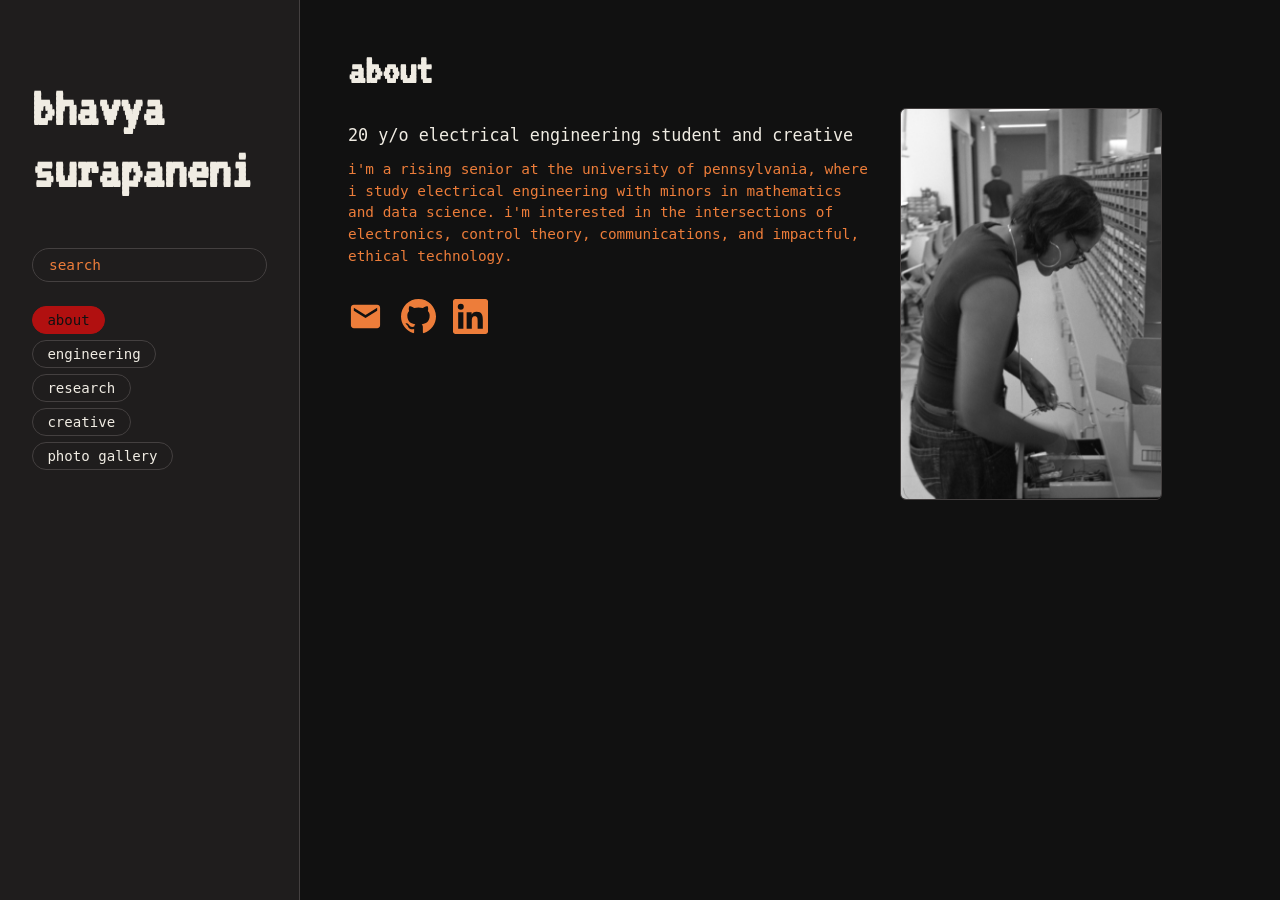
<file: index.html>
<!DOCTYPE html>
<html lang="en">
<head>
  <meta charset="UTF-8">
  <meta name="viewport" content="width=device-width, initial-scale=1.0">
  <title>bhavya surapaneni</title>
  <link rel="stylesheet" href="styles.css">
  <style>
    .about-layout {
      display: flex;
      gap: 2rem;
      align-items: flex-start;
      margin-top: 1rem;
      max-width: 700px;
    }

    .about-text {
      flex: 0 0 auto;
    }

    .about-layout .photo {
      width: 260;
      min-width: 260px;
      border-radius: 6px;
      border: 1.5px solid var(--border);
    }
  </style>
</head>
<body>
  <div class="container">
    <aside class="sidebar">
      <h1 class="logo">bhavya<br>surapaneni</h1>
      <input type="text" placeholder="search" class="search-box">
      <div class="tags">
        <a href="index.html" class="active">about</a>
        <a href="engineering_projects.html">engineering</a>
        <a href="research.html">research</a>
        <a href="creative.html">creative</a>
        <a href="photo_gallery.html">photo gallery</a>
      </div>
    </aside>

    <main class="content">
      <h2 class="section-title">about</h2>

      <div class="about-layout">
        <div class="about-text">
          <p class="bio">20 y/o electrical engineering student and creative</p>
          <p class="subtitle">i'm a rising senior at the university of pennsylvania, where i study electrical engineering with minors in mathematics and data science. i'm 
            interested in the intersections of electronics, control theory, communications, and impactful, ethical technology.</p>

          <div class="social-links">
            <a href="mailto:bhavyasp@seas.upenn.edu" title="email">
              <svg viewBox="0 0 24 24" xmlns="http://www.w3.org/2000/svg"><path d="M20 4H4c-1.1 0-2 .9-2 2v12c0 1.1.9 2 2 2h16c1.1 0 2-.9 2-2V6c0-1.1-.9-2-2-2zm0 4l-8 5-8-5V6l8 5 8-5v2z"/></svg>
            </a>
            <a href="https://github.com/bhavyasur" target="_blank" title="github">
              <svg viewBox="0 0 24 24" xmlns="http://www.w3.org/2000/svg"><path d="M12 0C5.374 0 0 5.373 0 12c0 5.302 3.438 9.8 8.207 11.387.599.111.793-.261.793-.577v-2.234c-3.338.726-4.033-1.416-4.033-1.416-.546-1.387-1.333-1.756-1.333-1.756-1.089-.745.083-.729.083-.729 1.205.084 1.839 1.237 1.839 1.237 1.07 1.834 2.807 1.304 3.492.997.107-.775.418-1.305.762-1.604-2.665-.305-5.467-1.334-5.467-5.931 0-1.311.469-2.381 1.236-3.221-.124-.303-.535-1.524.117-3.176 0 0 1.008-.322 3.301 1.23A11.509 11.509 0 0112 5.803c1.02.005 2.047.138 3.006.404 2.291-1.552 3.297-1.23 3.297-1.23.653 1.653.242 2.874.118 3.176.77.84 1.235 1.911 1.235 3.221 0 4.609-2.807 5.624-5.479 5.921.43.372.823 1.102.823 2.222v3.293c0 .319.192.694.801.576C20.566 21.797 24 17.3 24 12c0-6.627-5.373-12-12-12z"/></svg>
            </a>
            <a href="https://linkedin.com/in/bhavyasurapaneni" target="_blank" title="linkedin">
              <svg viewBox="0 0 24 24" xmlns="http://www.w3.org/2000/svg"><path d="M20.447 20.452h-3.554v-5.569c0-1.328-.027-3.037-1.852-3.037-1.853 0-2.136 1.445-2.136 2.939v5.667H9.351V9h3.414v1.561h.046c.477-.9 1.637-1.85 3.37-1.85 3.601 0 4.267 2.37 4.267 5.455v6.286zM5.337 7.433a2.062 2.062 0 01-2.063-2.065 2.064 2.064 0 112.063 2.065zm1.782 13.019H3.555V9h3.564v11.452zM22.225 0H1.771C.792 0 0 .774 0 1.729v20.542C0 23.227.792 24 1.771 24h20.451C23.2 24 24 23.227 24 22.271V1.729C24 .774 23.2 0 22.222 0h.003z"/></svg>
            </a>
          </div>
        </div>

        <img src="images/lab.png" class="photo">
      </div>
    </main>
  </div>
  <script src="search.js"></script>
</body>
</html>
</file>
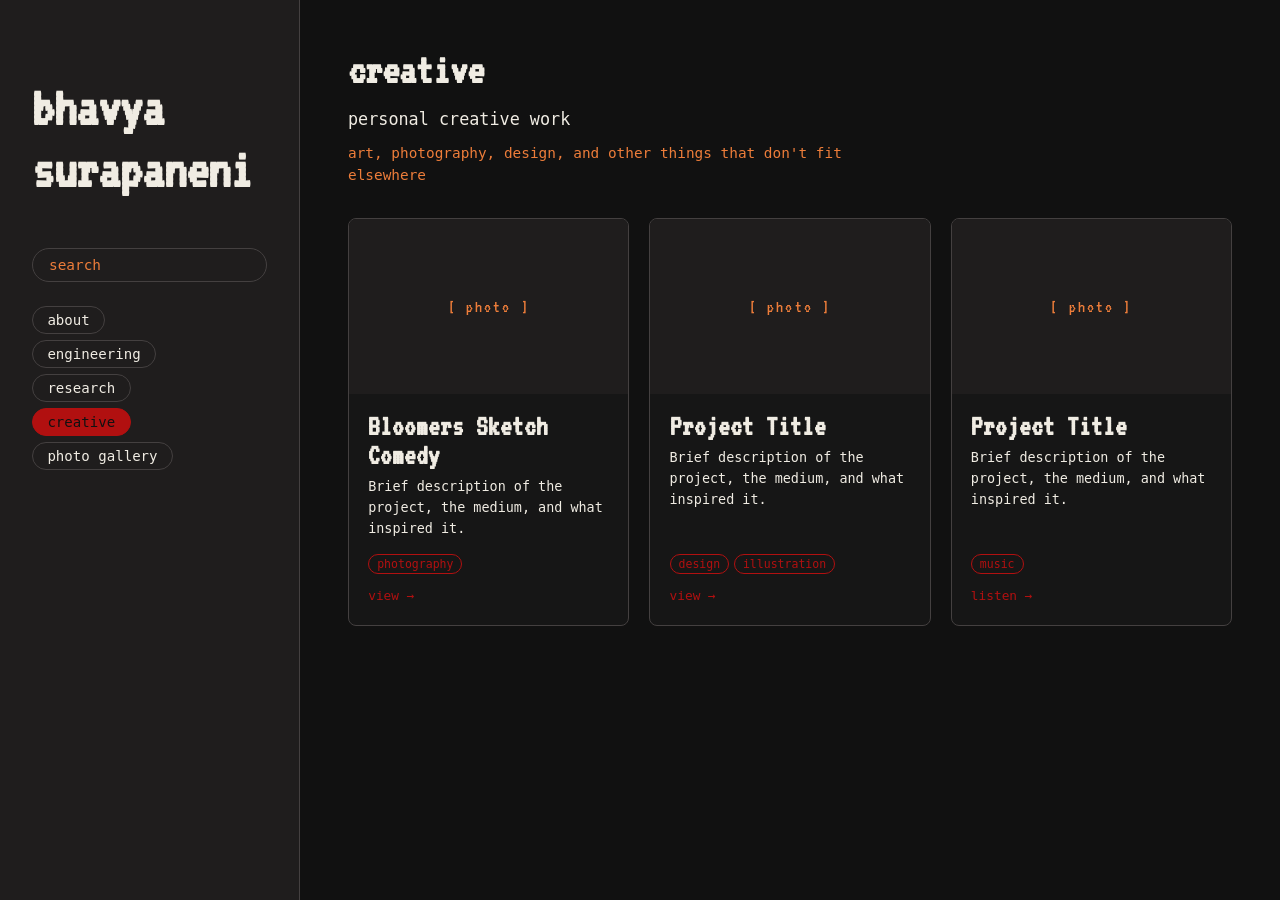
<file: creative.html>
<!DOCTYPE html>
<html lang="en">
<head>
  <meta charset="UTF-8">
  <meta name="viewport" content="width=device-width, initial-scale=1.0">
  <title>creative — bhavya surapaneni</title>
  <link rel="stylesheet" href="styles.css">
</head>
<body>
  <div class="container">
    <aside class="sidebar">
      <h1 class="logo">bhavya<br>surapaneni</h1>
      <input type="text" placeholder="search" class="search-box">
      <div class="tags">
        <a href="index.html">about</a>
        <a href="engineering_projects.html">engineering</a>
        <a href="research.html">research</a>
        <a href="creative.html" class="active">creative</a>
        <a href="photo_gallery.html">photo gallery</a>
      </div>
    </aside>

    <main class="content">
      <h2 class="section-title">creative</h2>
      <p class="bio">personal creative work</p>
      <p class="subtitle">art, photography, design, and other things that don't fit elsewhere</p>

      <div class="projects-grid">

        <div class="project-card">
          <div class="project-card-placeholder">[ photo ]</div>
          <div class="project-card-body">
            <h3 class="project-card-title">Bloomers Sketch Comedy</h3>
            <p class="project-card-desc">Brief description of the project, the medium, and what inspired it.</p>
            <div class="project-card-tags">
              <span>photography</span>
            </div>
            <div class="project-card-links">
              <a href="#">view →</a>
            </div>
          </div>
        </div>

        <div class="project-card">
          <div class="project-card-placeholder">[ photo ]</div>
          <div class="project-card-body">
            <h3 class="project-card-title">Project Title</h3>
            <p class="project-card-desc">Brief description of the project, the medium, and what inspired it.</p>
            <div class="project-card-tags">
              <span>design</span>
              <span>illustration</span>
            </div>
            <div class="project-card-links">
              <a href="#">view →</a>
            </div>
          </div>
        </div>

        <div class="project-card">
          <div class="project-card-placeholder">[ photo ]</div>
          <div class="project-card-body">
            <h3 class="project-card-title">Project Title</h3>
            <p class="project-card-desc">Brief description of the project, the medium, and what inspired it.</p>
            <div class="project-card-tags">
              <span>music</span>
            </div>
            <div class="project-card-links">
              <a href="#">listen →</a>
            </div>
          </div>
        </div>

      </div>
    </main>
  </div>
  <script src="search.js"></script>
</body>
</html>
</file>
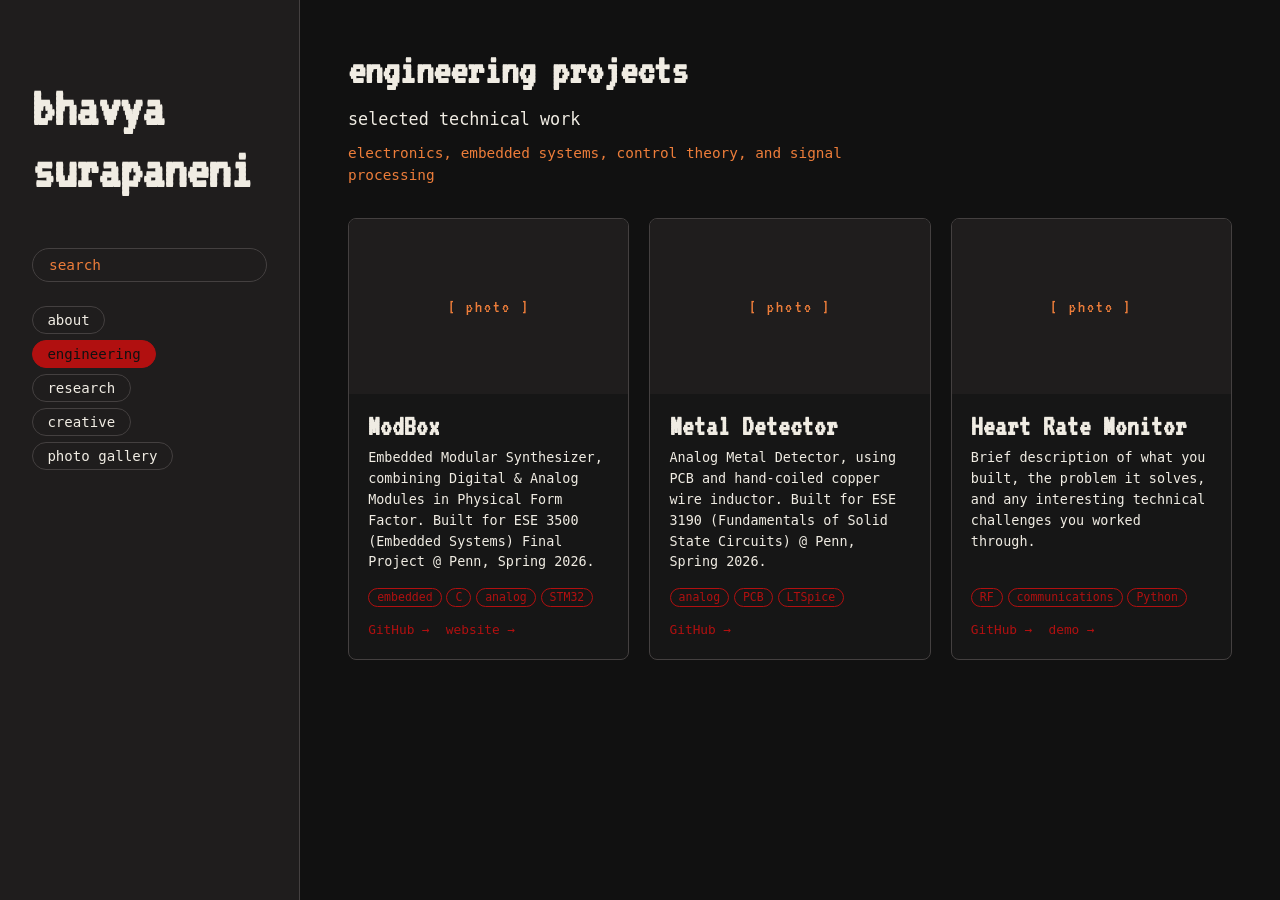
<file: engineering_projects.html>
<!DOCTYPE html>
<html lang="en">
<head>
  <meta charset="UTF-8">
  <meta name="viewport" content="width=device-width, initial-scale=1.0">
  <title>engineering — bhavya surapaneni</title>
  <link rel="stylesheet" href="styles.css">
</head>
<body>
  <div class="container">
    <aside class="sidebar">
      <h1 class="logo">bhavya<br>surapaneni</h1>
      <input type="text" placeholder="search" class="search-box">
      <div class="tags">
        <a href="index.html">about</a>
        <a href="engineering_projects.html" class="active">engineering</a>
        <a href="research.html">research</a>
        <a href="creative.html">creative</a>
        <a href="photo_gallery.html">photo gallery</a>
      </div>
    </aside>

    <main class="content">
      <h2 class="section-title">engineering projects</h2>
      <p class="bio">selected technical work</p>
      <p class="subtitle">electronics, embedded systems, control theory, and signal processing</p>

      <div class="projects-grid">

        <div class="project-card">
          <div class="project-card-placeholder">[ photo ]</div>
          <div class="project-card-body">
            <h3 class="project-card-title">ModBox</h3>
            <p class="project-card-desc">Embedded Modular Synthesizer, combining Digital & Analog Modules in Physical Form Factor. Built for ESE 3500 (Embedded Systems) Final Project @ Penn, Spring 2026.</p>
            <div class="project-card-tags">
              <span>embedded</span>
              <span>C</span>
              <span>analog</span>
              <span>STM32</span>
            </div>
            <div class="project-card-links">
              <a href="https://github.com/upenn-embedded/final-project-s26-t13.git">GitHub →</a>
              <a href="https://upenn-embedded.github.io/final-project-s26-t13/">website →</a>
            </div>
          </div>
        </div>

        <div class="project-card">
          <div class="project-card-placeholder">[ photo ]</div>
          <div class="project-card-body">
            <h3 class="project-card-title">Metal Detector</h3>
            <p class="project-card-desc">Analog Metal Detector, using PCB and hand-coiled copper wire inductor. Built for ESE 3190 (Fundamentals of Solid State Circuits) @ Penn, Spring 2026.</p>
            <div class="project-card-tags">
              <span>analog</span>
              <span>PCB</span>
              <span>LTSpice</span>
            </div>
            <div class="project-card-links">
              <a href="#">GitHub →</a>
            </div>
          </div>
        </div>

        <div class="project-card">
          <div class="project-card-placeholder">[ photo ]</div>
          <div class="project-card-body">
            <h3 class="project-card-title">Heart Rate Monitor</h3>
            <p class="project-card-desc">Brief description of what you built, the problem it solves, and any interesting technical challenges you worked through.</p>
            <div class="project-card-tags">
              <span>RF</span>
              <span>communications</span>
              <span>Python</span>
            </div>
            <div class="project-card-links">
              <a href="#">GitHub →</a>
              <a href="#">demo →</a>
            </div>
          </div>
        </div>

      </div>
    </main>
  </div>
  <script src="search.js"></script>
</body>
</html>
</file>
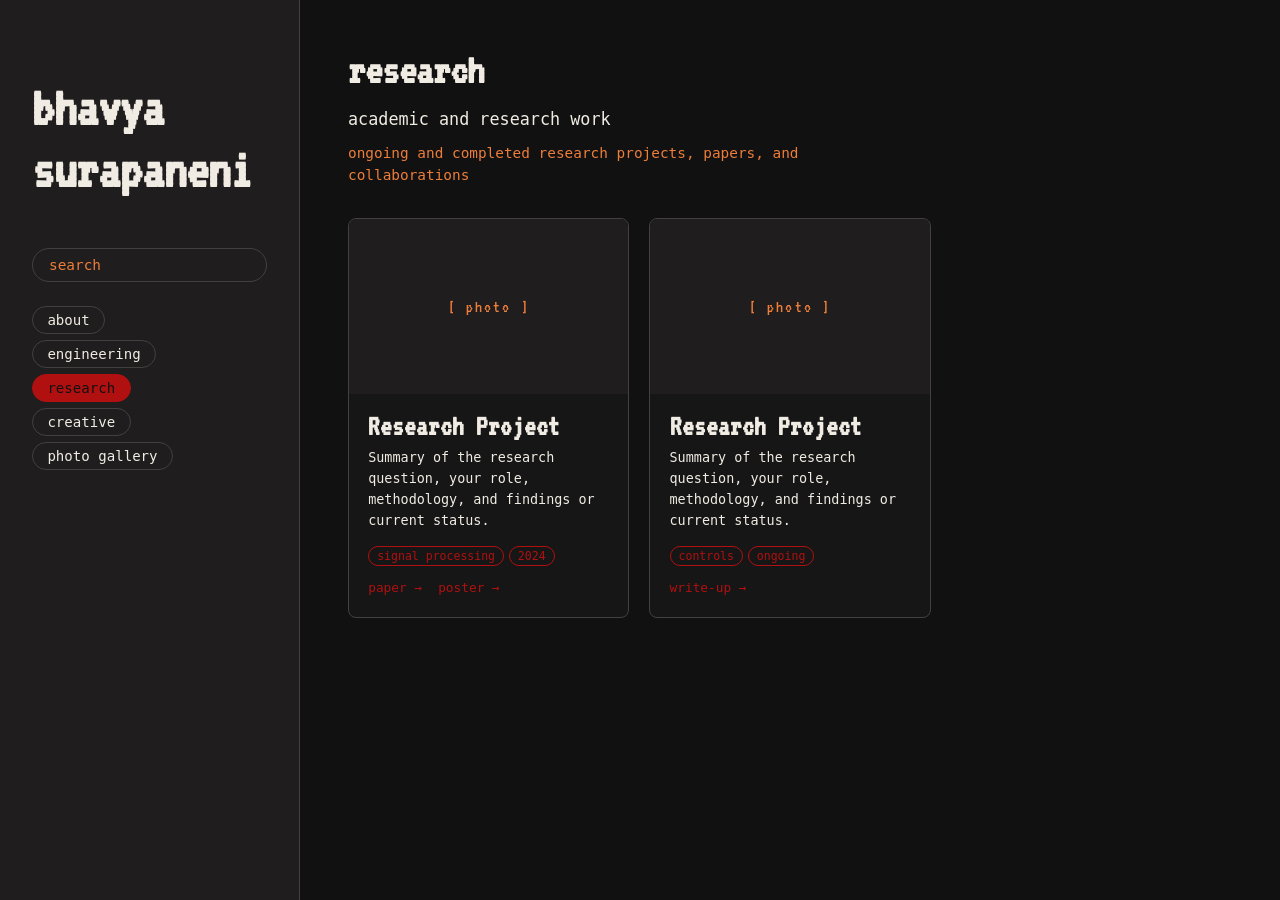
<file: research.html>
<!DOCTYPE html>
<html lang="en">
<head>
  <meta charset="UTF-8">
  <meta name="viewport" content="width=device-width, initial-scale=1.0">
  <title>research — bhavya surapaneni</title>
  <link rel="stylesheet" href="styles.css">
</head>
<body>
  <div class="container">
    <aside class="sidebar">
      <h1 class="logo">bhavya<br>surapaneni</h1>
      <input type="text" placeholder="search" class="search-box">
      <div class="tags">
        <a href="index.html">about</a>
        <a href="engineering_projects.html">engineering</a>
        <a href="research.html" class="active">research</a>
        <a href="creative.html">creative</a>
        <a href="photo_gallery.html">photo gallery</a>
      </div>
    </aside>

    <main class="content">
      <h2 class="section-title">research</h2>
      <p class="bio">academic and research work</p>
      <p class="subtitle">ongoing and completed research projects, papers, and collaborations</p>

      <div class="projects-grid">

        <div class="project-card">
          <div class="project-card-placeholder">[ photo ]</div>
          <div class="project-card-body">
            <h3 class="project-card-title">Research Project</h3>
            <p class="project-card-desc">Summary of the research question, your role, methodology, and findings or current status.</p>
            <div class="project-card-tags">
              <span>signal processing</span>
              <span>2024</span>
            </div>
            <div class="project-card-links">
              <a href="#">paper →</a>
              <a href="#">poster →</a>
            </div>
          </div>
        </div>

        <div class="project-card">
          <div class="project-card-placeholder">[ photo ]</div>
          <div class="project-card-body">
            <h3 class="project-card-title">Research Project</h3>
            <p class="project-card-desc">Summary of the research question, your role, methodology, and findings or current status.</p>
            <div class="project-card-tags">
              <span>controls</span>
              <span>ongoing</span>
            </div>
            <div class="project-card-links">
              <a href="#">write-up →</a>
            </div>
          </div>
        </div>

      </div>
    </main>
  </div>
  <script src="search.js"></script>
</body>
</html>
</file>
<file: styles.css>
@import url('https://fonts.googleapis.com/css2?family=VT323&display=swap');

:root {
  --bg: #111;
  --bg-sidebar: #1f1d1d;
  --text: #f0ece3;
  --text-muted: #ED7D3A;
  --border: #444040;
  --accent: #b11010;
  --card-bg: #161616;
}

body {
  font-family: monospace;
  background-color: var(--bg);
  color: var(--text);
  margin: 0;
  height: 100vh;
  overflow: hidden;
}

.container {
  display: flex;
  flex-direction: row;
  height: 100vh;
}

/* Sidebar */
.sidebar {
  width: 300px;
  min-width: 280px;
  padding: 2rem;
  background: var(--bg-sidebar);
  border-right: 1px solid var(--border);
  height: 100vh;
  box-sizing: border-box;
  overflow-y: auto;
  flex-shrink: 0;
}

.logo {
  font-family: 'VT323', monospace;
  font-size: 3.5rem;
  color: var(--text);
  line-height: 1.1;
}

.search-box {
  width: 100%;
  padding: 0.5rem 1rem;
  border: 1.5px solid var(--border);
  border-radius: 25px;
  font-size: 0.9rem;
  margin-top: 1.2rem;
  outline: none;
  background: transparent;
  color: var(--text);
  box-sizing: border-box;
  font-family: monospace;
}

/* Search wrapper & results dropdown */
.search-wrapper {
  position: relative;
  margin-top: 1.2rem;
}

.search-wrapper .search-box {
  margin-top: 0;
}

.search-results {
  display: none;
  position: absolute;
  top: calc(100% + 0.4rem);
  left: 0;
  right: 0;
  background: var(--bg-sidebar);
  border: 1.5px solid var(--border);
  border-radius: 8px;
  max-height: 260px;
  overflow-y: auto;
  z-index: 100;
}

.search-results.open {
  display: block;
}

.search-result-item {
  padding: 0.55rem 0.9rem;
  cursor: pointer;
  border-bottom: 1px solid var(--border);
  transition: background 0.15s;
}

.search-result-item:last-child {
  border-bottom: none;
}

.search-result-item:hover {
  background: var(--bg);
}

.search-result-title {
  font-size: 0.85rem;
  color: var(--text);
  font-family: monospace;
}

.search-result-meta {
  font-size: 0.72rem;
  color: var(--text-muted);
  font-family: monospace;
  margin-top: 0.1rem;
}

.search-no-results {
  padding: 0.55rem 0.9rem;
  font-size: 0.82rem;
  color: var(--text-muted);
  font-family: monospace;
}

.search-box::placeholder {
  color: var(--text-muted);
}

.search-box:focus {
  border-color: var(--accent);
}

/* Tags / Nav */
.tags {
  display: flex;
  flex-direction: column;
  gap: 0.4rem;
  margin-top: 1.5rem;
}

.tags a {
  border: 1.5px solid var(--border);
  border-radius: 20px;
  padding: 0.3rem 0.9rem;
  color: var(--text);
  font-family: monospace;
  font-size: 0.88rem;
  text-decoration: none;
  transition: all 0.18s ease;
  display: inline-block;
  width: fit-content;
}

.tags a:hover {
  border-color: var(--accent);
  color: var(--accent);
}

.tags a.active {
  background-color: var(--accent);
  border-color: var(--accent);
  color: #111;
}

.tags a.active:hover {
  background-color: var(--accent);
  border-color: var(--accent);
  color: #111;
}

/* Main content */
.content {
  flex: 1;
  padding: 3rem;
  overflow-y: auto;
  height: 100vh;
  box-sizing: border-box;
}

.section-title {
  color: var(--text);
  font-family: 'VT323', monospace;
  font-size: 2.7rem;
  margin: 0 0 0.4rem;
}

.bio {
  font-size: 1.05rem;
  margin-bottom: 0.6rem;
}

.subtitle {
  font-size: 0.9rem;
  color: var(--text-muted);
  margin-bottom: 2rem;
  max-width: 520px;
  line-height: 1.5;
}

.photo {
  width: 100%;
  max-width: 330px;
  border-radius: 6px;
  border: 1.5px solid var(--border);
  display: block;
}

/* Project grid */
.projects-grid {
  display: grid;
  grid-template-columns: repeat(auto-fill, minmax(260px, 1fr));
  gap: 1.25rem;
  margin-top: 1.5rem;
}

.project-card {
  background: var(--card-bg);
  border: 1.5px solid var(--border);
  border-radius: 8px;
  overflow: hidden;
  transition: border-color 0.2s ease, transform 0.2s ease;
  display: flex;
  flex-direction: column;
}

.project-card:hover {
  border-color: var(--accent);
  transform: translateY(-3px);
}

.project-card img {
  width: 100%;
  height: 175px;
  object-fit: cover;
  display: block;
}

.project-card-placeholder {
  width: 100%;
  height: 175px;
  background: var(--bg-sidebar);
  display: flex;
  align-items: center;
  justify-content: center;
  font-family: 'VT323', monospace;
  font-size: 1.1rem;
  color: var(--text-muted);
  letter-spacing: 0.12em;
}

.project-card-body {
  padding: 1.1rem 1.2rem 1.3rem;
  flex: 1;
  display: flex;
  flex-direction: column;
}

.project-card-title {
  font-family: 'VT323', monospace;
  font-size: 1.8rem;
  color: var(--text);
  margin: 0 0 0.45rem;
}

.project-card-desc {
  font-size: 0.84rem;
  color: var(--text);
  line-height: 1.55;
  flex: 1;
  margin: 0 0 0.9rem;
}

.project-card-tags {
  display: flex;
  flex-wrap: wrap;
  gap: 0.3rem;
  margin-bottom: 0.9rem;
}

.project-card-tags span {
  font-size: 0.72rem;
  padding: 0.12rem 0.5rem;
  border: 1px solid var(--accent);
  border-radius: 12px;
  color: var(--accent);
  font-family: monospace;
}

.project-card-links {
  display: flex;
  gap: 1rem;
  margin-top: auto;
}

.project-card-links a {
  font-size: 0.8rem;
  color: var(--accent);
  text-decoration: none;
  border-bottom: 1px solid transparent;
  transition: border-color 0.18s;
  font-family: monospace;
}

.project-card-links a:hover {
  border-color: var(--accent);
}

/* Social icons */
.social-links {
  display: flex;
  gap: 1.1rem;
  margin-top: 2rem;
  align-items: center;
}

.social-links a {
  color: var(--text-muted);
  transition: color 0.18s;
  display: flex;
  align-items: center;
}

.social-links a:hover {
  color: var(--accent);
}

.social-links svg {
  width: 35px;
  height: 35px;
  fill: currentColor;
}

/* Contact */
.contact-links {
  margin-top: 0.5rem;
}

.contact-links p {
  margin-bottom: 0.8rem;
  font-size: 0.95rem;
}

.contact-links a {
  color: var(--accent);
  text-decoration: none;
}

.contact-links a:hover {
  text-decoration: underline;
}
</file>
